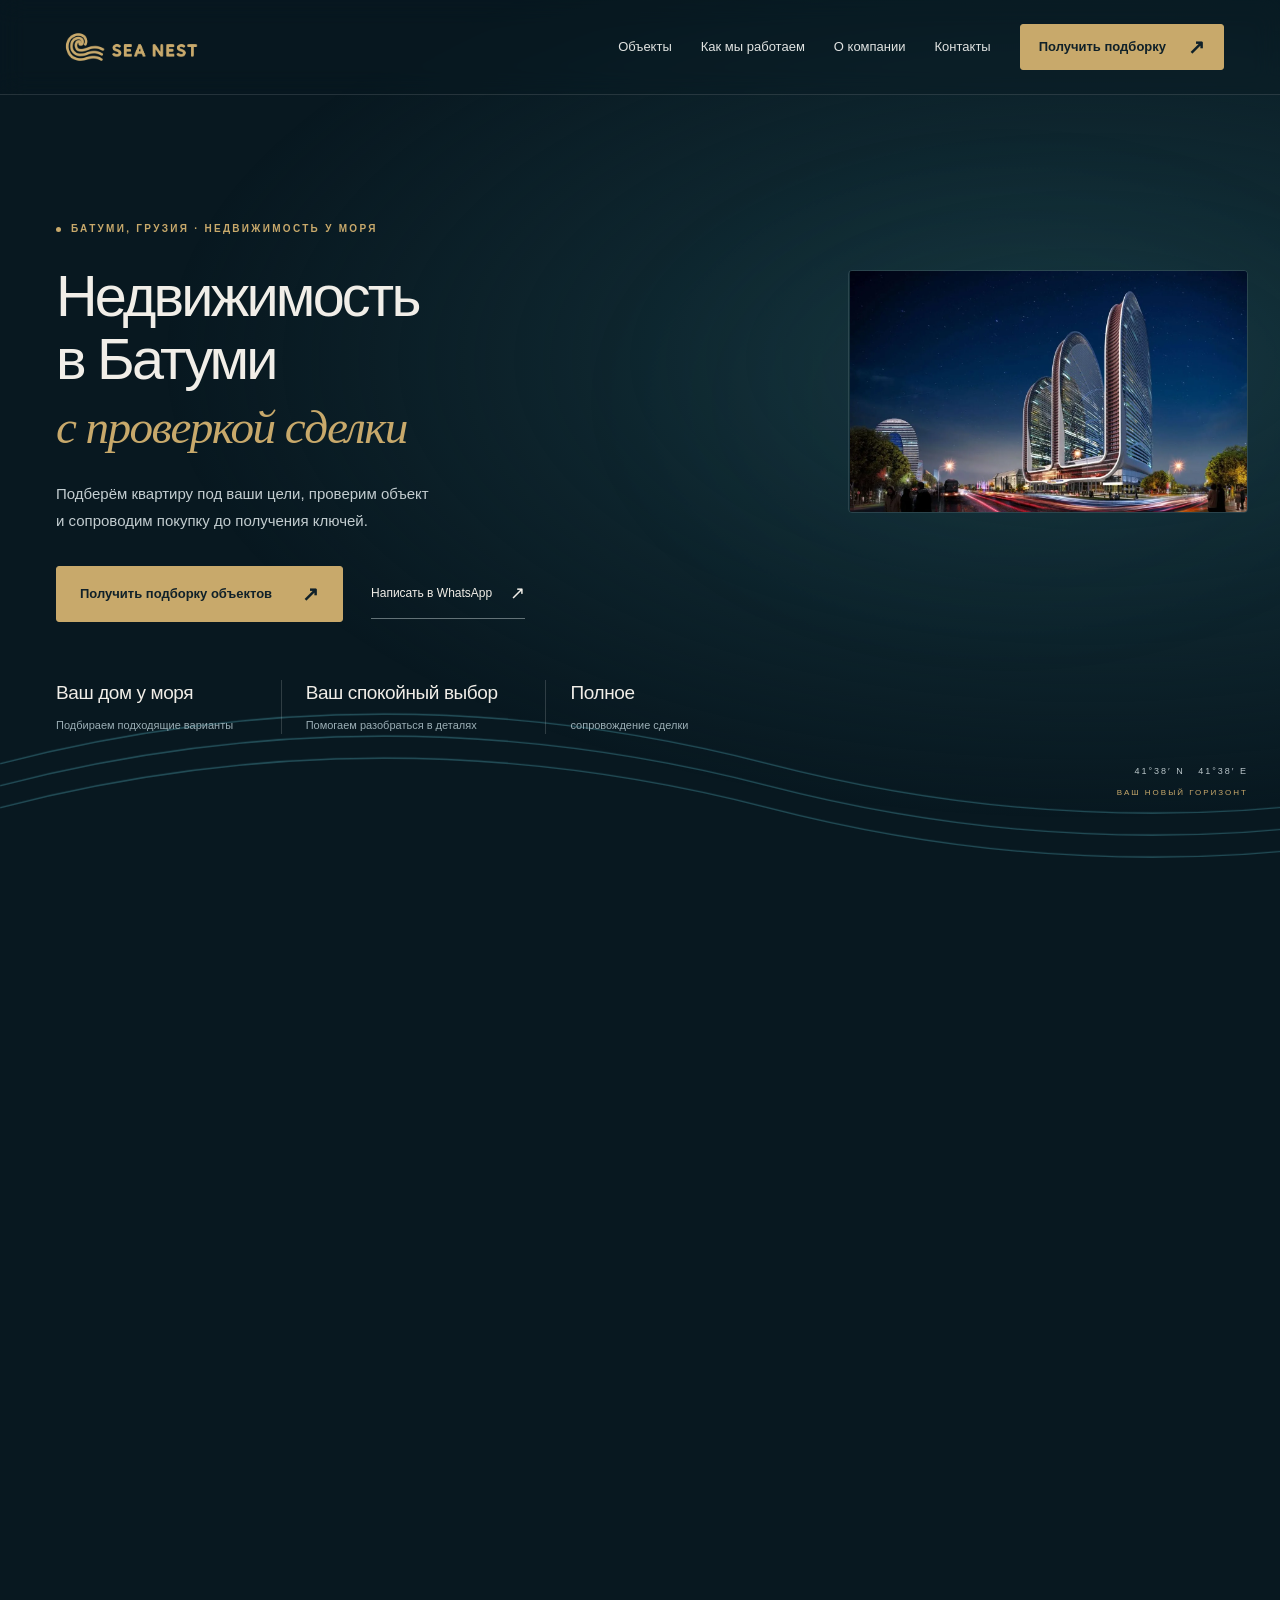
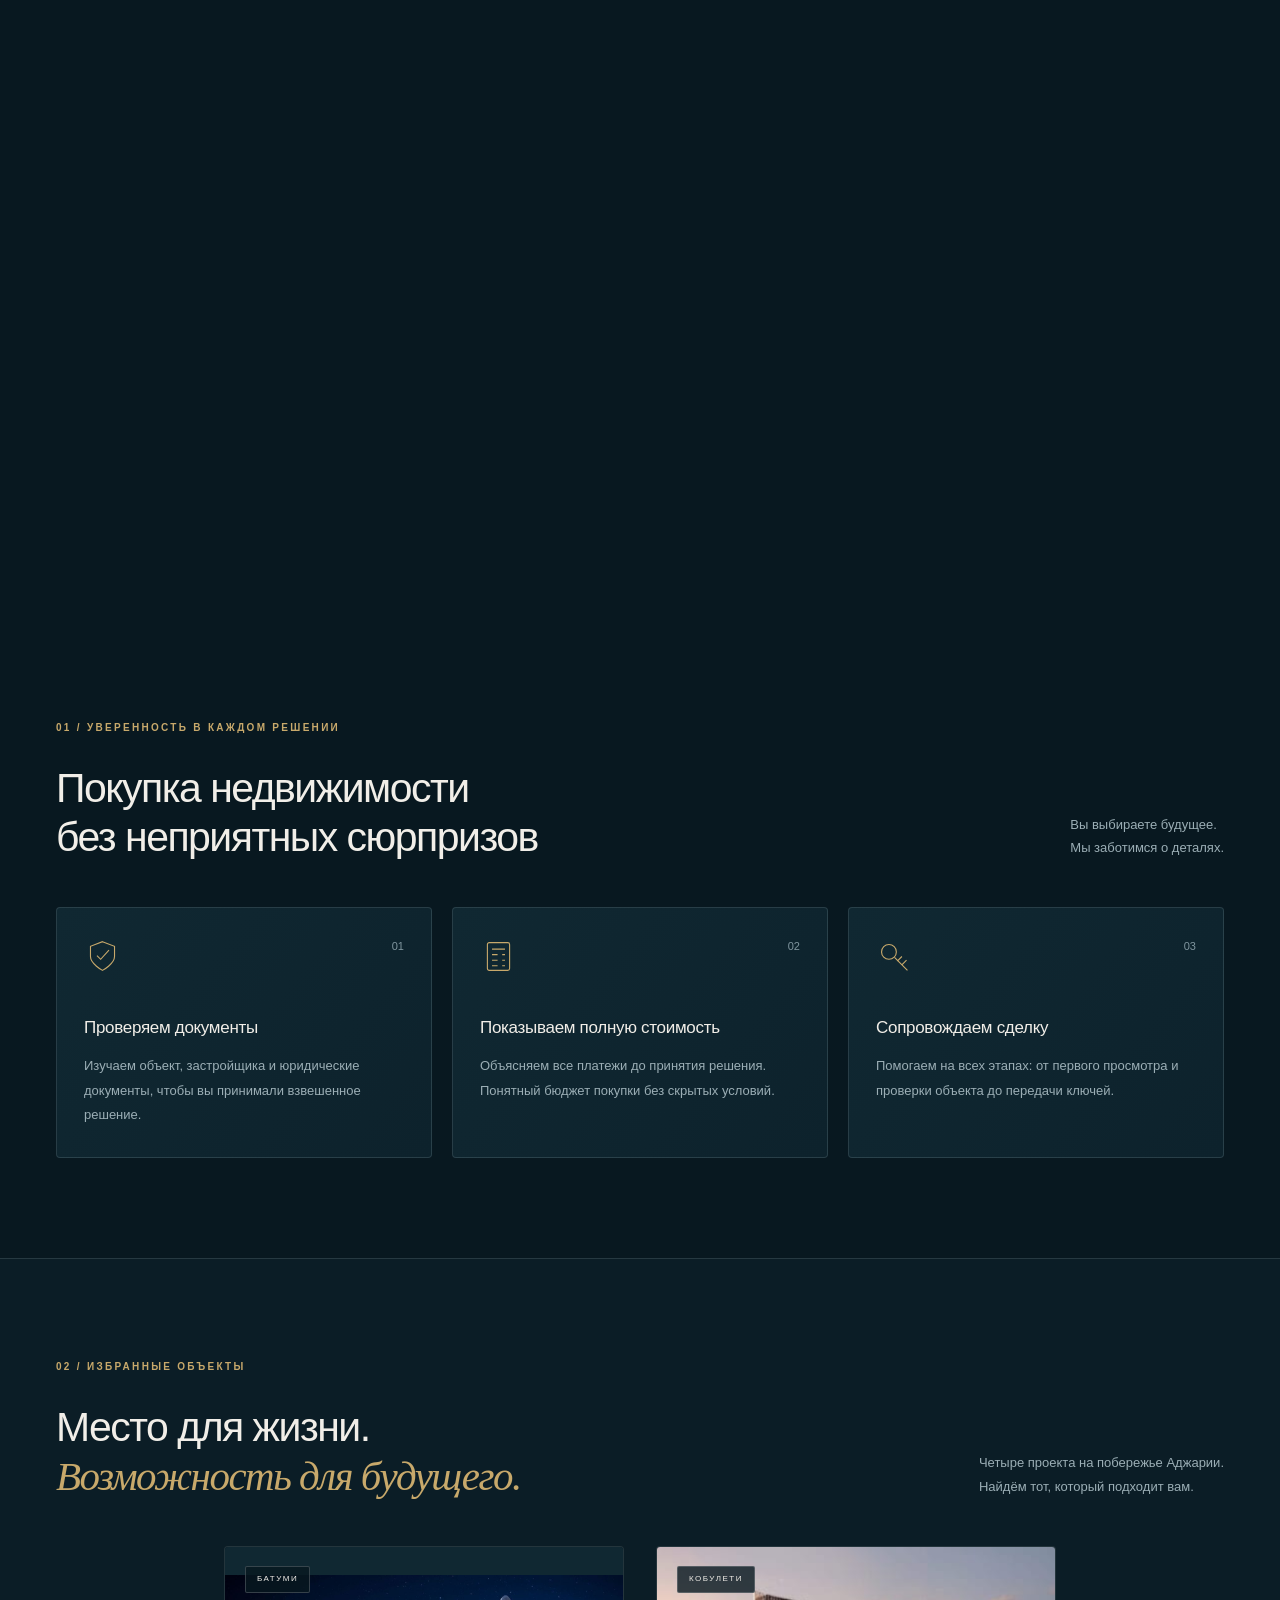
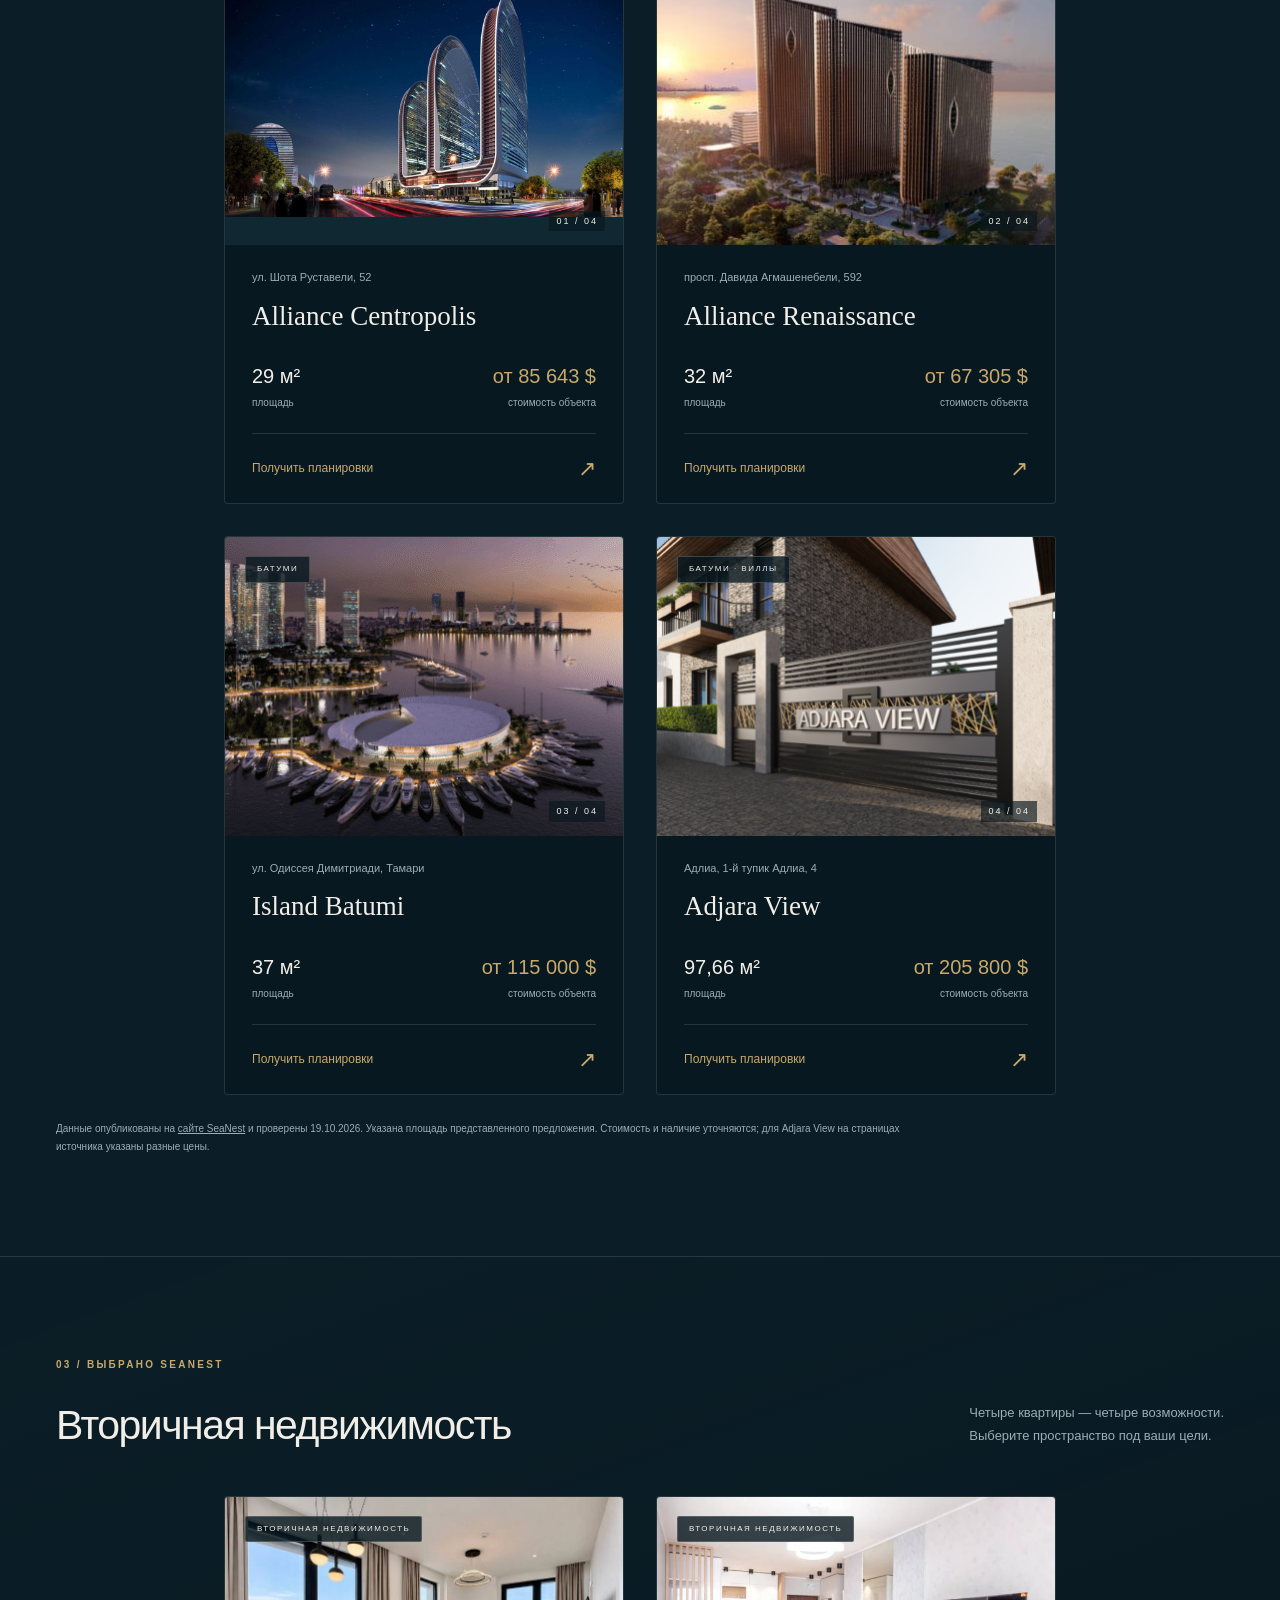
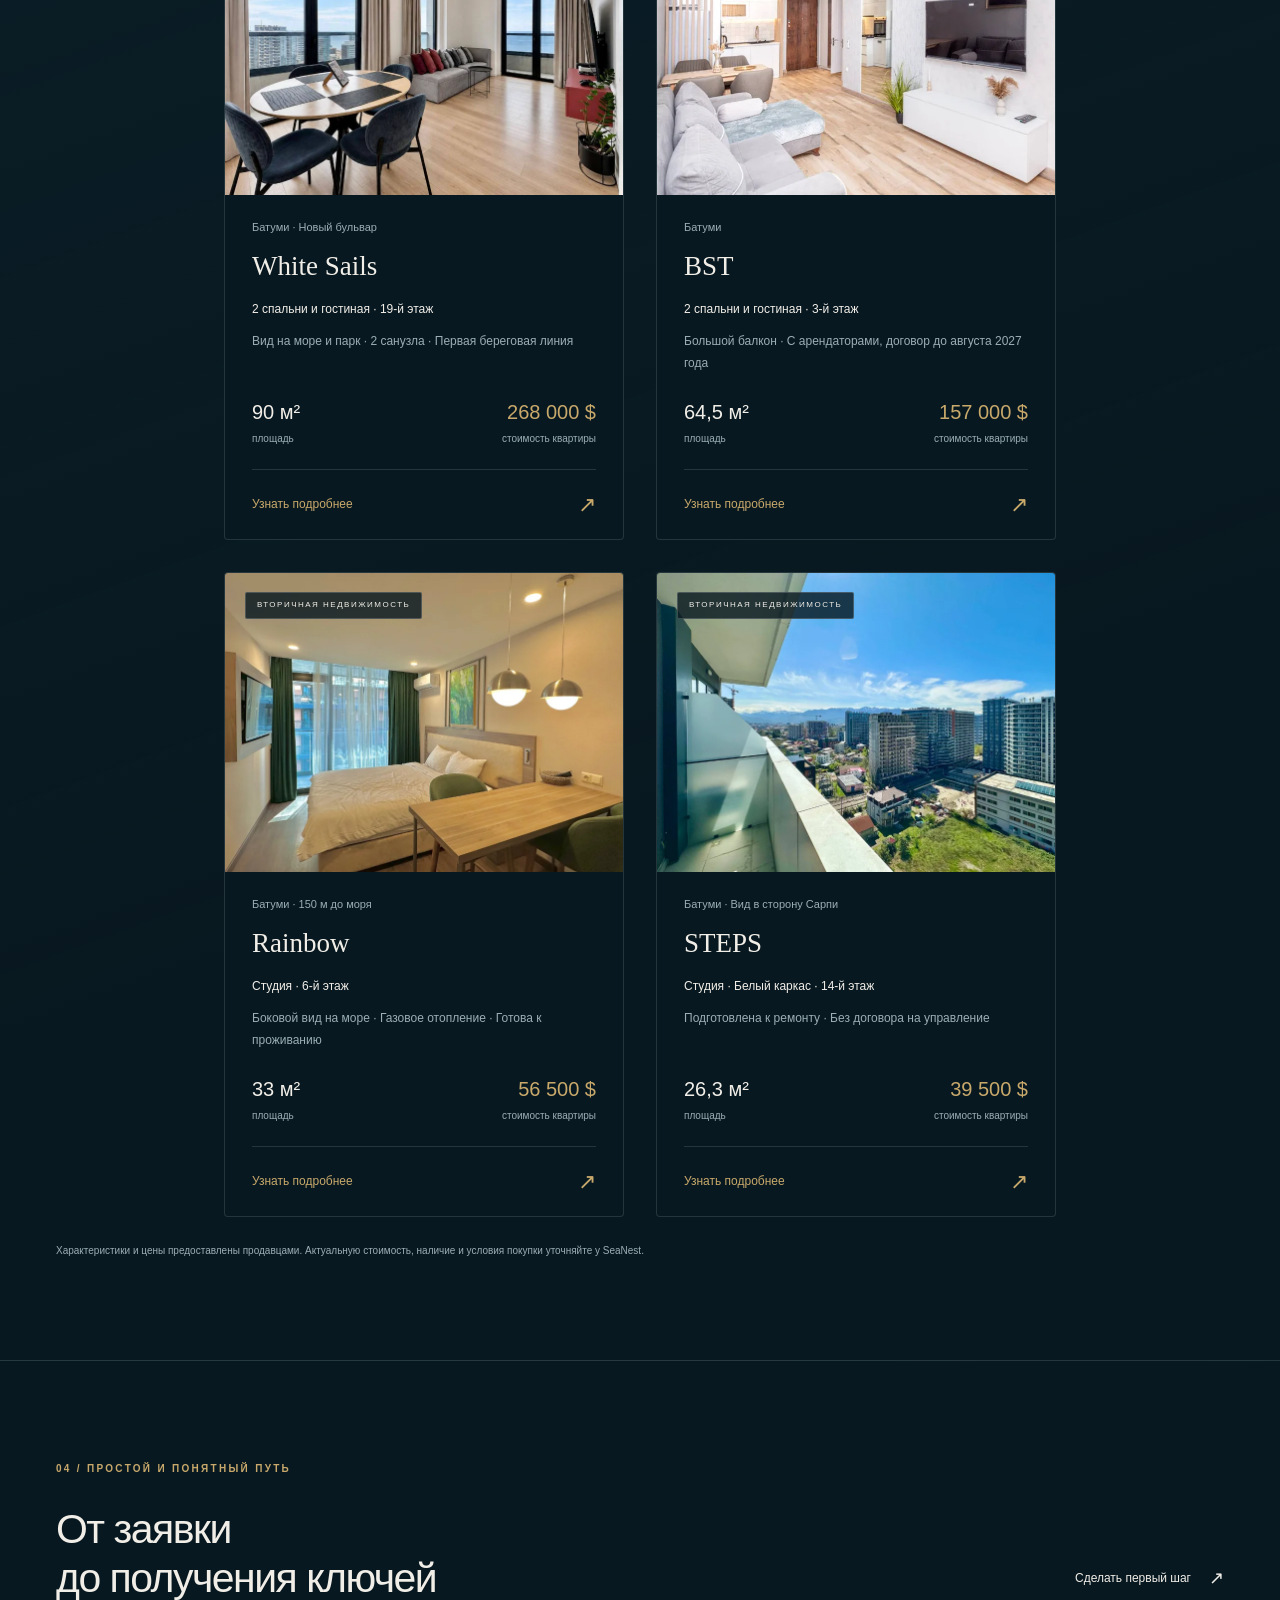
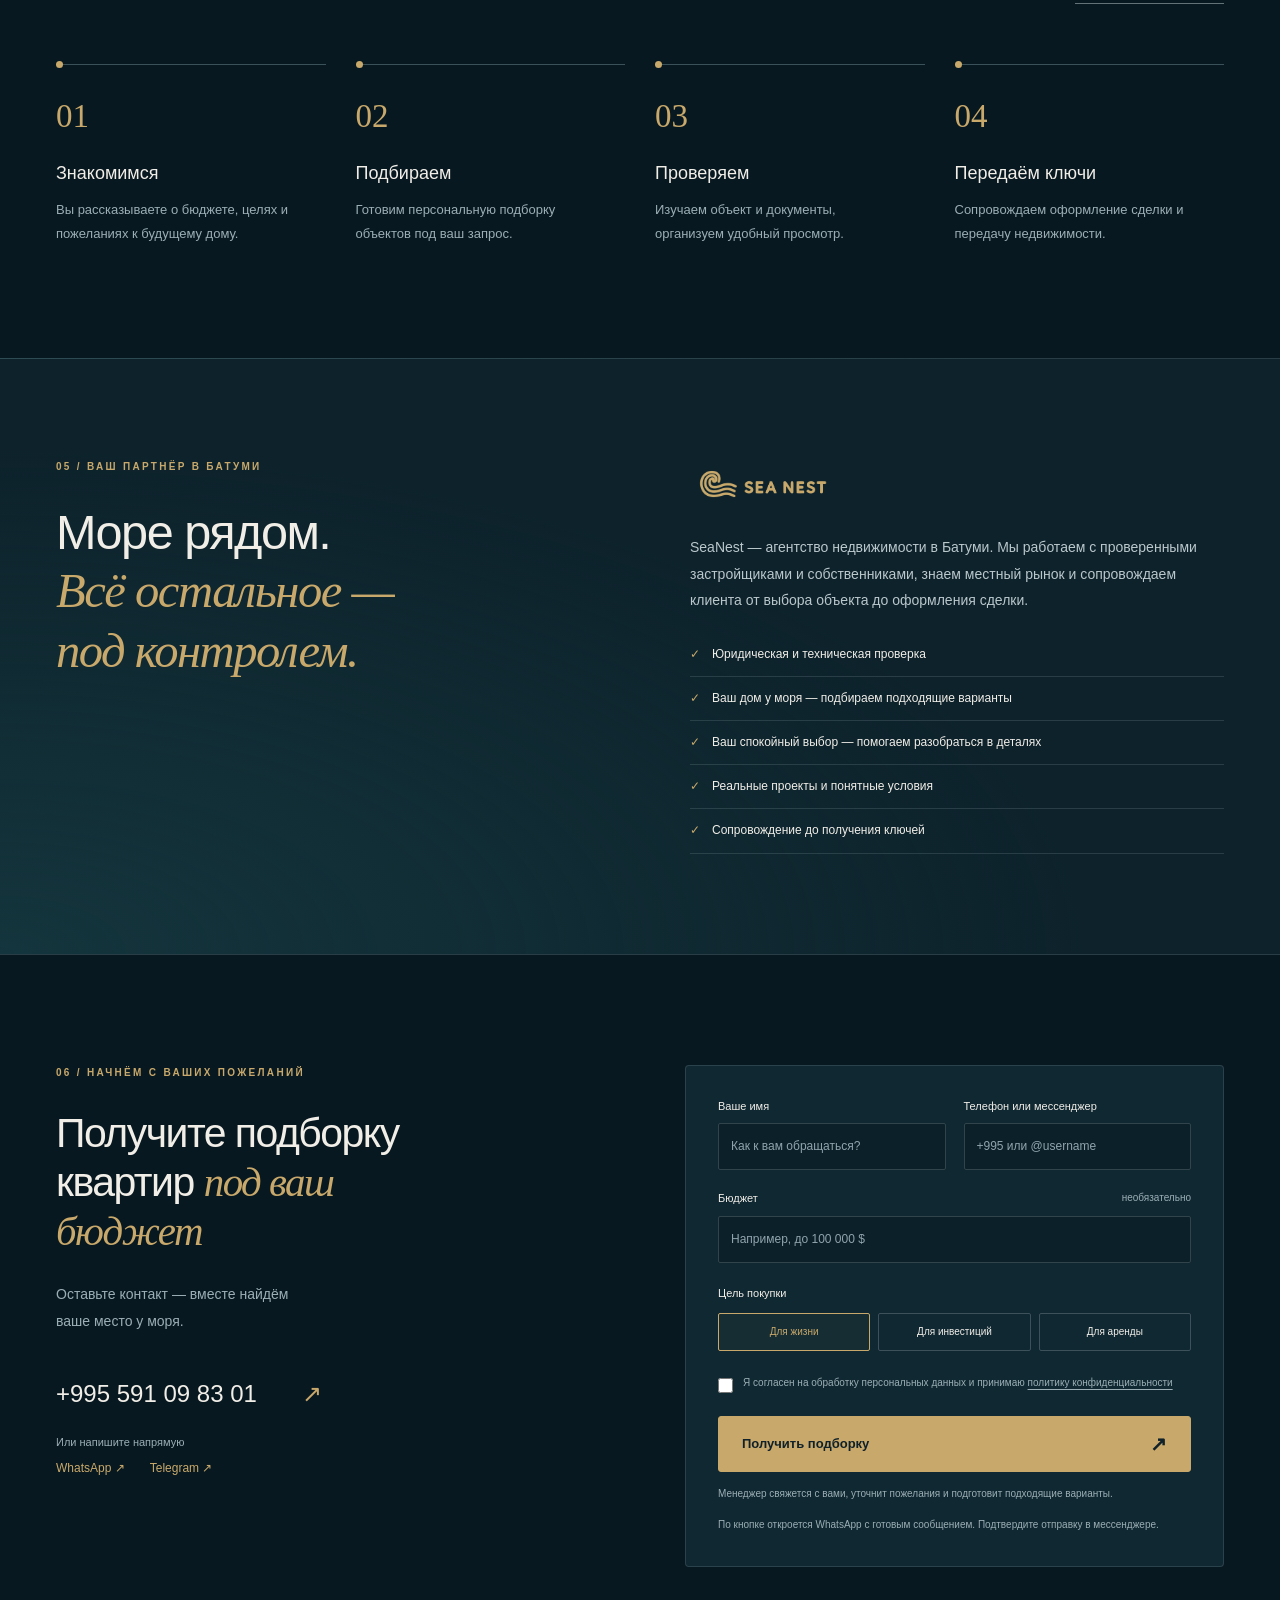
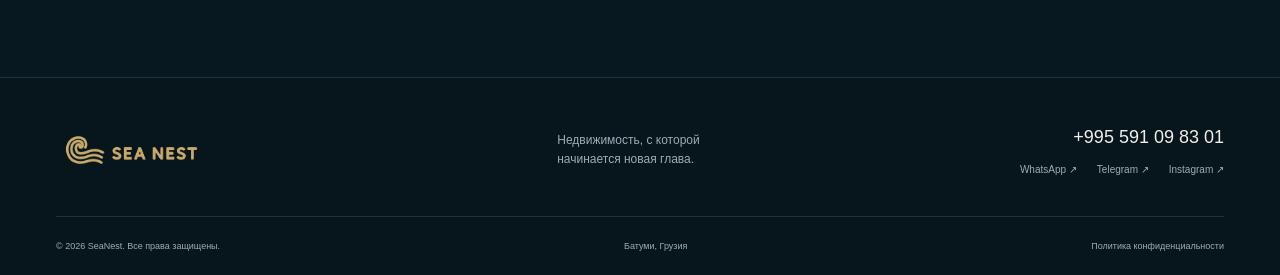
<file: index.html>
<!doctype html>
<html lang="ru">
<head>
<meta charset="utf-8"><meta name="viewport" content="width=device-width, initial-scale=1">
<title>SeaNest — недвижимость в Батуми с проверкой сделки</title>
<meta name="description" content="Персональный подбор недвижимости в Батуми. Проверка объекта и документов, прозрачная стоимость и сопровождение покупки до получения ключей.">
<meta property="og:title" content="SeaNest — ваш дом у моря"><meta property="og:description" content="Недвижимость в Батуми с проверкой сделки. Подберём квартиру для жизни и инвестиций."><meta property="og:type" content="website"><meta property="og:locale" content="ru_RU"><meta property="og:image" content="images/hero.webp">
<meta name="theme-color" content="#081820"><link rel="icon" type="image/svg+xml" href="images/logo.svg"><link rel="stylesheet" href="css/style.css"><script src="js/main.js" defer></script>
</head>
<body>
<a class="skip" href="#main">Перейти к содержанию</a>
<header class="header" id="header"><div class="container header-inner"><a class="brand" href="#" aria-label="SeaNest — на главную"><img src="images/logo.svg" width="181" height="52" alt="SeaNest"></a><button class="menu-toggle" type="button" aria-expanded="false" aria-controls="navigation" aria-label="Открыть меню"><span></span><span></span></button><nav id="navigation" aria-label="Основная навигация"><a href="#properties">Объекты</a><a href="#process">Как мы работаем</a><a href="#about">О компании</a><a href="#contacts">Контакты</a><a class="button button-small" href="#request">Получить подборку <span>↗</span></a></nav></div></header>
<main id="main">
<div class="hero-scroll-scene"><section class="hero"><img class="hero-image" src="images/hero.webp" alt="Современные башни Alliance Centropolis на побережье Батуми" fetchpriority="high"><div class="hero-shade"></div><div class="container hero-content"><p class="eyebrow"><span class="dot"></span> БАТУМИ, ГРУЗИЯ · НЕДВИЖИМОСТЬ У МОРЯ</p><h1>Недвижимость<br>в Батуми<br><em>с проверкой сделки</em></h1><p class="hero-description">Подберём квартиру под ваши цели, проверим объект<br class="desktop-break"> и сопроводим покупку до получения ключей.</p><div class="hero-actions"><a class="button" href="#request">Получить подборку объектов <span>↗</span></a><a class="text-link" href="https://wa.me/995591098301" target="_blank" rel="noopener">Написать в WhatsApp <span>↗</span></a></div><div class="hero-stats"><div><strong class="stat-text">Ваш дом у моря</strong><p>Подбираем подходящие варианты</p></div><div><strong class="stat-text">Ваш спокойный выбор</strong><p>Помогаем разобраться в деталях</p></div><div><strong class="stat-text">Полное</strong><p>сопровождение сделки</p></div></div></div><div class="hero-caption"><span>41°38′ N &nbsp; 41°38′ E</span><span>ВАШ НОВЫЙ ГОРИЗОНТ</span></div><svg class="waves" viewBox="0 0 2880 200" preserveAspectRatio="none" aria-hidden="true"><path d="M0 70C240 10 480 10 720 70S1200 130 1440 70S1920 10 2160 70S2640 130 2880 70M0 90C240 30 480 30 720 90S1200 150 1440 90S1920 30 2160 90S2640 150 2880 90M0 110C240 50 480 50 720 110S1200 170 1440 110S1920 50 2160 110S2640 170 2880 110"/></svg></section></div>
<section class="section benefits"><div class="container"><p class="eyebrow">01 / УВЕРЕННОСТЬ В КАЖДОМ РЕШЕНИИ</p><div class="section-heading"><h2>Покупка недвижимости<br>без неприятных сюрпризов</h2><p>Вы выбираете будущее.<br>Мы заботимся о деталях.</p></div><div class="benefit-grid"><article class="benefit"><svg viewBox="0 0 40 40" aria-hidden="true"><path d="M20 4 33 9v11c0 8-13 15-13 15S7 28 7 20V9Z"/><path d="m14 19 4 4 9-10"/></svg><span class="number">01</span><h3>Проверяем документы</h3><p>Изучаем объект, застройщика и юридические документы, чтобы вы принимали взвешенное решение.</p></article><article class="benefit"><svg viewBox="0 0 40 40" aria-hidden="true"><rect x="8" y="5" width="24" height="30" rx="2"/><path d="M13 12h14M13 18h6m5 0h3m-14 6h6m5 0h3m-14 6h6m5 0h3"/></svg><span class="number">02</span><h3>Показываем полную стоимость</h3><p>Объясняем все платежи до принятия решения. Понятный бюджет покупки без скрытых условий.</p></article><article class="benefit"><svg viewBox="0 0 40 40" aria-hidden="true"><circle cx="14" cy="15" r="8"/><path d="m20 21 14 14m-6-6 5-5m-10 1 5-5"/></svg><span class="number">03</span><h3>Сопровождаем сделку</h3><p>Помогаем на всех этапах: от первого просмотра и проверки объекта до передачи ключей.</p></article></div></div></section>
<section class="section properties" id="properties"><div class="container"><p class="eyebrow">02 / ИЗБРАННЫЕ ОБЪЕКТЫ</p><div class="section-heading"><h2>Место для жизни.<br><em>Возможность для будущего.</em></h2><p>Четыре проекта на побережье Аджарии.<br>Найдём тот, который подходит вам.</p></div><div class="property-grid">
<article class="property"><div class="property-picture"><img src="images/properties/centropolis.jpg" width="800" height="600" alt="Башни Alliance Centropolis в Батуми" loading="lazy"><span class="tag">БАТУМИ</span><span class="property-index">01 / 04</span></div><div class="property-body"><p class="location">ул. Шота Руставели, 52</p><h3>Alliance Centropolis</h3><div class="property-details"><span>29 м² <small>площадь</small></span><span>от 85 643 $ <small>стоимость объекта</small></span></div><a class="property-link" href="#request" data-property="Alliance Centropolis">Получить планировки <span>↗</span></a></div></article>
<article class="property"><div class="property-picture"><img src="images/properties/renaissance.jpg" width="400" height="300" alt="Архитектура комплекса Alliance Renaissance" loading="lazy"><span class="tag">КОБУЛЕТИ</span><span class="property-index">02 / 04</span></div><div class="property-body"><p class="location">просп. Давида Агмашенебели, 592</p><h3>Alliance Renaissance</h3><div class="property-details"><span>32 м² <small>площадь</small></span><span>от 67 305 $ <small>стоимость объекта</small></span></div><a class="property-link" href="#request" data-property="Alliance Renaissance">Получить планировки <span>↗</span></a></div></article>
<article class="property"><div class="property-picture"><img src="images/properties/island.png" width="400" height="300" alt="Проект Island Batumi у Чёрного моря" loading="lazy"><span class="tag">БАТУМИ</span><span class="property-index">03 / 04</span></div><div class="property-body"><p class="location">ул. Одиссея Димитриади, Тамари</p><h3>Island Batumi</h3><div class="property-details"><span>37 м² <small>площадь</small></span><span>от 115 000 $ <small>стоимость объекта</small></span></div><a class="property-link" href="#request" data-property="Island Batumi">Получить планировки <span>↗</span></a></div></article>
<article class="property"><div class="property-picture"><img src="images/properties/adjara.png" width="400" height="300" alt="Современные виллы Adjara View" loading="lazy"><span class="tag">БАТУМИ · ВИЛЛЫ</span><span class="property-index">04 / 04</span></div><div class="property-body"><p class="location">Адлиа, 1-й тупик Адлиа, 4</p><h3>Adjara View</h3><div class="property-details"><span>97,66 м² <small>площадь</small></span><span>от 205 800 $ <small>стоимость объекта</small></span></div><a class="property-link" href="#request" data-property="Adjara View">Получить планировки <span>↗</span></a></div></article>
</div><p class="source-note">Данные опубликованы на <a href="https://ge-seanest.com/" target="_blank" rel="noopener">сайте SeaNest</a> и проверены 19.10.2026. Указана площадь представленного предложения. Стоимость и наличие уточняются; для Adjara View на страницах источника указаны разные цены.</p></div></section>

<section class="section resale" id="resale" aria-labelledby="resale-heading">
  <div class="container">
    <p class="eyebrow">03 / ВЫБРАНО SEANEST</p>
    <div class="section-heading"><h2 id="resale-heading">Вторичная недвижимость</h2><p>Четыре квартиры — четыре возможности.<br>Выберите пространство под ваши цели.</p></div>
    <div class="resale-grid">
<article class="property resale-card">
  <div class="property-picture"><img src="images/resale/white-sails.webp" width="800" height="600" alt="Гостиная White Sails с панорамными окнами" loading="lazy" decoding="async"><span class="tag">ВТОРИЧНАЯ НЕДВИЖИМОСТЬ</span></div>
  <div class="property-body">
    <p class="location">Батуми · Новый бульвар</p>
    <h3>White Sails</h3>
    <p class="resale-layout">2 спальни и гостиная · 19-й этаж</p>
    <p class="resale-features">Вид на море и парк &#183; 2 санузла &#183; Первая береговая линия</p>
    <div class="property-details"><span>90 м²<small>площадь</small></span><span>268 000 $<small>стоимость квартиры</small></span></div>
    <a class="property-link" href="#request" data-property="White Sails — вторичная недвижимость, 90 м²">Узнать подробнее <span aria-hidden="true">↗</span></a>
  </div>
</article>
<article class="property resale-card">
  <div class="property-picture"><img src="images/resale/bst.webp" width="800" height="600" alt="Гостиная и кухня квартиры в BST" loading="lazy" decoding="async"><span class="tag">ВТОРИЧНАЯ НЕДВИЖИМОСТЬ</span></div>
  <div class="property-body">
    <p class="location">Батуми</p>
    <h3>BST</h3>
    <p class="resale-layout">2 спальни и гостиная · 3-й этаж</p>
    <p class="resale-features">Большой балкон &#183; С арендаторами, договор до августа 2027 года</p>
    <div class="property-details"><span>64,5 м²<small>площадь</small></span><span>157 000 $<small>стоимость квартиры</small></span></div>
    <a class="property-link" href="#request" data-property="BST — вторичная недвижимость, 64,5 м²">Узнать подробнее <span aria-hidden="true">↗</span></a>
  </div>
</article>
<article class="property resale-card">
  <div class="property-picture"><img src="images/resale/rainbow.webp" width="800" height="600" alt="Студия Rainbow с обеденной зоной и окном" loading="lazy" decoding="async"><span class="tag">ВТОРИЧНАЯ НЕДВИЖИМОСТЬ</span></div>
  <div class="property-body">
    <p class="location">Батуми · 150 м до моря</p>
    <h3>Rainbow</h3>
    <p class="resale-layout">Студия · 6-й этаж</p>
    <p class="resale-features">Боковой вид на море &#183; Газовое отопление &#183; Готова к проживанию</p>
    <div class="property-details"><span>33 м²<small>площадь</small></span><span>56 500 $<small>стоимость квартиры</small></span></div>
    <a class="property-link" href="#request" data-property="Rainbow — вторичная недвижимость, 33 м²">Узнать подробнее <span aria-hidden="true">↗</span></a>
  </div>
</article>
<article class="property resale-card">
  <div class="property-picture"><img src="images/resale/steps.webp" width="800" height="600" alt="Вид с балкона студии STEPS на город и горы" loading="lazy" decoding="async"><span class="tag">ВТОРИЧНАЯ НЕДВИЖИМОСТЬ</span></div>
  <div class="property-body">
    <p class="location">Батуми · Вид в сторону Сарпи</p>
    <h3>STEPS</h3>
    <p class="resale-layout">Студия · Белый каркас · 14-й этаж</p>
    <p class="resale-features">Подготовлена к ремонту &#183; Без договора на управление</p>
    <div class="property-details"><span>26,3 м²<small>площадь</small></span><span>39 500 $<small>стоимость квартиры</small></span></div>
    <a class="property-link" href="#request" data-property="STEPS — вторичная недвижимость, 26,3 м²">Узнать подробнее <span aria-hidden="true">↗</span></a>
  </div>
</article>
    </div>
    <p class="source-note">Характеристики и цены предоставлены продавцами. Актуальную стоимость, наличие и условия покупки уточняйте у SeaNest.</p>
  </div>
</section>
<section class="section process" id="process"><div class="container"><p class="eyebrow">04 / ПРОСТОЙ И ПОНЯТНЫЙ ПУТЬ</p><div class="section-heading"><h2>От заявки<br>до получения ключей</h2><a class="text-link" href="#request">Сделать первый шаг <span>↗</span></a></div><ol class="steps"><li><span>01</span><h3>Знакомимся</h3><p>Вы рассказываете о бюджете, целях и пожеланиях к будущему дому.</p></li><li><span>02</span><h3>Подбираем</h3><p>Готовим персональную подборку объектов под ваш запрос.</p></li><li><span>03</span><h3>Проверяем</h3><p>Изучаем объект и документы, организуем удобный просмотр.</p></li><li><span>04</span><h3>Передаём ключи</h3><p>Сопровождаем оформление сделки и передачу недвижимости.</p></li></ol></div></section>
<section class="section about" id="about"><div class="container about-grid"><div><p class="eyebrow">05 / ВАШ ПАРТНЁР В БАТУМИ</p><h2>Море рядом.<br><em>Всё остальное —<br>под контролем.</em></h2></div><div class="about-copy"><img class="about-logo" src="images/logo.svg" width="175" height="50" alt="SeaNest" loading="lazy"><p>SeaNest — агентство недвижимости в Батуми. Мы работаем с проверенными застройщиками и собственниками, знаем местный рынок и сопровождаем клиента от выбора объекта до оформления сделки.</p><ul class="trust-list"><li>Юридическая и техническая проверка</li><li>Ваш дом у моря — подбираем подходящие варианты</li><li>Ваш спокойный выбор — помогаем разобраться в деталях</li><li>Реальные проекты и понятные условия</li><li>Сопровождение до получения ключей</li></ul></div></div></section>
<section class="section request" id="request"><div class="container request-grid"><div><p class="eyebrow">06 / НАЧНЁМ С ВАШИХ ПОЖЕЛАНИЙ</p><h2>Получите подборку<br>квартир <em>под ваш<br> бюджет</em></h2><p class="request-description">Оставьте контакт — вместе найдём<br>ваше место у моря.</p><a class="request-phone" href="tel:+995591098301">+995 591 09 83 01 <span>↗</span></a><p class="muted">Или напишите напрямую</p><div class="contact-links"><a href="https://wa.me/995591098301" target="_blank" rel="noopener">WhatsApp ↗</a><a href="https://t.me/SeaNest_Batumi" target="_blank" rel="noopener">Telegram ↗</a></div></div><form id="request-form"><div class="field-grid"><label>Ваше имя <input name="name" autocomplete="given-name" placeholder="Как к вам обращаться?" required minlength="2" maxlength="80"></label><label>Телефон или мессенджер <input name="contact" autocomplete="tel" placeholder="+995 или @username" required minlength="5" maxlength="100"></label></div><label>Бюджет <span class="optional">необязательно</span><input name="budget" placeholder="Например, до 100 000 $" maxlength="100"></label><fieldset><legend>Цель покупки</legend><div class="purpose-options"><label><input type="radio" name="purpose" value="Для жизни" checked><span>Для жизни</span></label><label><input type="radio" name="purpose" value="Для инвестиций"><span>Для инвестиций</span></label><label><input type="radio" name="purpose" value="Для аренды"><span>Для аренды</span></label></div></fieldset><input type="hidden" name="property"><p id="selected-property" class="selection" hidden></p><label class="consent"><input type="checkbox" name="consent" required><span>Я согласен на обработку персональных данных и принимаю <a href="privacy.html" target="_blank" rel="noopener">политику конфиденциальности</a></span></label><button class="button form-button" type="submit">Получить подборку <span>↗</span></button><p class="form-note">Менеджер свяжется с вами, уточнит пожелания и подготовит подходящие варианты.</p><p class="form-note">По кнопке откроется WhatsApp с готовым сообщением. Подтвердите отправку в мессенджере.</p><noscript><p>Для работы формы включите JavaScript или свяжитесь с нами по телефону.</p></noscript></form></div></section>
</main><footer id="contacts"><div class="container"><div class="footer-top"><a href="#" aria-label="SeaNest — наверх"><img src="images/logo.svg" width="181" height="52" alt="SeaNest" loading="lazy"></a><p>Недвижимость, с которой<br>начинается новая глава.</p><div class="footer-contacts"><a href="tel:+995591098301">+995 591 09 83 01</a><div><a href="https://wa.me/995591098301" target="_blank" rel="noopener">WhatsApp ↗</a><a href="https://t.me/SeaNest_Batumi" target="_blank" rel="noopener">Telegram ↗</a><a href="https://www.instagram.com/real_estate_batumi_sea_nest/" target="_blank" rel="noopener">Instagram ↗</a></div></div></div><div class="footer-bottom"><span>© <span id="year">2026</span> SeaNest. Все права защищены.</span><span>Батуми, Грузия</span><a href="privacy.html">Политика конфиденциальности</a></div></div></footer>
</body></html>
</file>
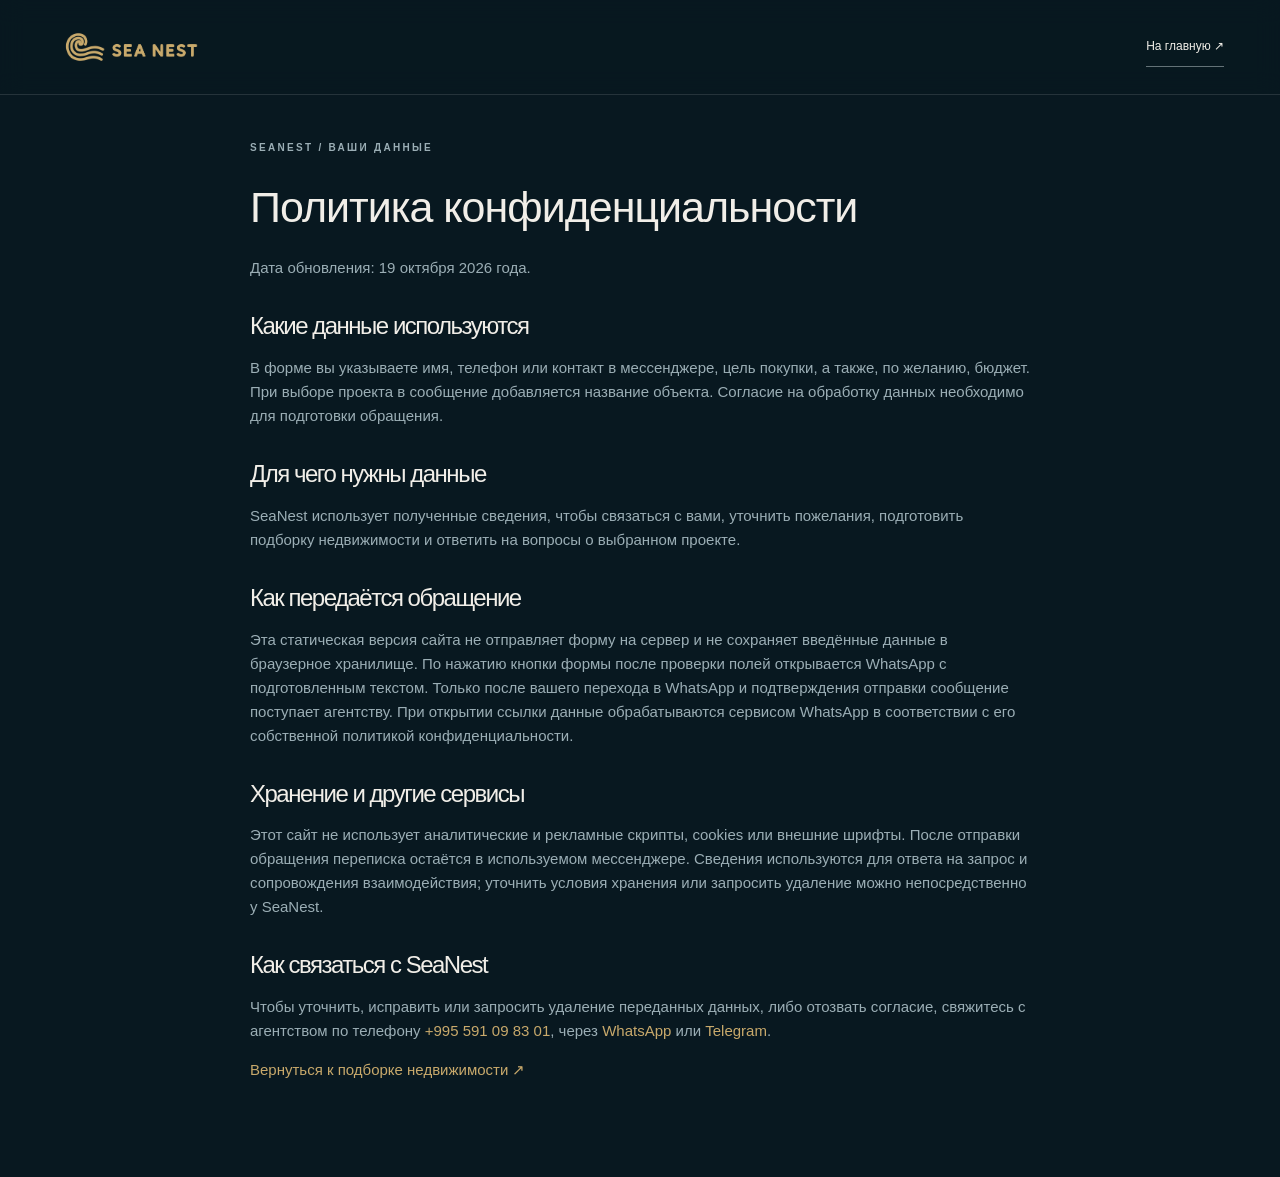
<file: privacy.html>
<!doctype html>
<html lang="ru"><head><meta charset="utf-8"><meta name="viewport" content="width=device-width, initial-scale=1"><title>Политика конфиденциальности — SeaNest</title><meta name="description" content="Какие данные использует SeaNest для персонального подбора недвижимости и как связаться с агентством."><meta name="theme-color" content="#081820"><link rel="icon" href="images/logo.svg" type="image/svg+xml"><link rel="stylesheet" href="css/style.css"></head><body><header class="header scrolled"><div class="container header-inner"><a href="index.html" aria-label="На главную SeaNest"><img src="images/logo.svg" width="181" height="52" alt="SeaNest"></a><a class="text-link" href="index.html">На главную ↗</a></div></header><main class="container privacy"><p class="eyebrow">SEANEST / ВАШИ ДАННЫЕ</p><h1>Политика конфиденциальности</h1><p>Дата обновления: 19 октября 2026 года.</p><h2>Какие данные используются</h2><p>В форме вы указываете имя, телефон или контакт в мессенджере, цель покупки, а также, по желанию, бюджет. При выборе проекта в сообщение добавляется название объекта. Согласие на обработку данных необходимо для подготовки обращения.</p><h2>Для чего нужны данные</h2><p>SeaNest использует полученные сведения, чтобы связаться с вами, уточнить пожелания, подготовить подборку недвижимости и ответить на вопросы о выбранном проекте.</p><h2>Как передаётся обращение</h2><p>Эта статическая версия сайта не отправляет форму на сервер и не сохраняет введённые данные в браузерное хранилище. По нажатию кнопки формы после проверки полей открывается WhatsApp с подготовленным текстом. Только после вашего перехода в WhatsApp и подтверждения отправки сообщение поступает агентству. При открытии ссылки данные обрабатываются сервисом WhatsApp в соответствии с его собственной политикой конфиденциальности.</p><h2>Хранение и другие сервисы</h2><p>Этот сайт не использует аналитические и рекламные скрипты, cookies или внешние шрифты. После отправки обращения переписка остаётся в используемом мессенджере. Сведения используются для ответа на запрос и сопровождения взаимодействия; уточнить условия хранения или запросить удаление можно непосредственно у SeaNest.</p><h2>Как связаться с SeaNest</h2><p>Чтобы уточнить, исправить или запросить удаление переданных данных, либо отозвать согласие, свяжитесь с агентством по телефону <a href="tel:+995591098301">+995 591 09 83 01</a>, через <a href="https://wa.me/995591098301" target="_blank" rel="noopener">WhatsApp</a> или <a href="https://t.me/SeaNest_Batumi" target="_blank" rel="noopener">Telegram</a>.</p><p><a href="index.html#request">Вернуться к подборке недвижимости ↗</a></p></main></body></html>
</file>
<file: css/style.css>
:root {
  --bg:#081820;
  --card:#102832;
  --text:#f1eee8;
  --muted:#9baeb5;
  --sand:#c8a96b;
  --sea:#3f8490;
  --line:rgba(155,174,181,.19)
}
* {
  box-sizing:border-box
}
html {
  scroll-behavior:smooth;
  scroll-padding-top:100px
}
body {
  margin:0;
  background:var(--bg);
  color:var(--text);
  font-family:Arial,Helvetica,sans-serif;
  font-size:15px;
  line-height:1.6
}
a {
  color:inherit;
  text-decoration:none
}
button,input {
  font:inherit
}
button,a,input {
  -webkit-tap-highlight-color:transparent
}
a,button {
  touch-action:manipulation
}
img {
  max-width:100%;
  display:block
}
button {
  cursor:pointer
}
a:focus-visible,button:focus-visible,input:focus-visible {
  outline:2px solid var(--sand);
  outline-offset:5px
}
.container {
  width:min(1240px,calc(100% - 112px));
  margin:auto
}
.header {
  position:fixed;
  top:0;
  left:0;
  width:100%;
  z-index:20;
  border-bottom:1px solid rgba(255,255,255,.12);
  background:rgba(8,24,32,.24);
  transition:background .3s;
  backdrop-filter:blur(12px)
}
.header.scrolled {
  background:rgba(8,24,32,.96)
}
.header-inner {
  height:94px;
  display:flex;
  align-items:center;
  justify-content:space-between;
  gap:30px
}
.brand {
  flex-shrink:0
}
nav {
  display:flex;
  align-items:center;
  gap:29px;
  font-size:13px
}
nav>a:not(.button) {
  color:#e1e4e2
}
nav>a:hover,.text-link:hover {
  color:var(--sand)
}
.button {
  display:inline-flex;
  align-items:center;
  justify-content:space-between;
  gap:30px;
  background:var(--sand);
  color:#102129;
  padding:17px 23px;
  border:1px solid var(--sand);
  border-radius:3px;
  font-size:13px;
  font-weight:600;
  line-height:1.5;
  transition:background .2s,transform .2s
}
.button:hover {
  background:#ddc28e;
  transform:translateY(-2px)
}
.button span {
  font-size:20px;
  line-height:1
}
.button-small {
  padding:12px 18px;
  gap:22px
}
.menu-toggle {
  display:none
}
.hero {
  position:relative;
  min-height:850px;
  height:min(940px,100svh);
  overflow:hidden;
  display:flex;
  align-items:center
}
.hero-image {
  position:absolute;
  inset:0;
  width:100%;
  height:100%;
  object-fit:cover;
  object-position:65% 48%;
  animation:appear 1s ease both
}
.hero-shade {
  position:absolute;
  inset:0;
  background:linear-gradient(90deg,rgba(8,24,32,.96) 0%,rgba(8,24,32,.83) 32%,rgba(8,24,32,.21) 75%),linear-gradient(0deg,#081820 0%,transparent 48%,rgba(8,24,32,.2))
}
.hero-content {
  position:relative;
  z-index:2;
  padding-top:115px;
  padding-bottom:80px;
  animation:appear 1s ease both
}
.eyebrow {
  font-size:10px;
  letter-spacing:2.3px;
  font-weight:600;
  color:var(--sand);
  margin:0 0 28px;
  display:flex;
  align-items:center;
  gap:10px
}
.dot {
  width:5px;
  height:5px;
  background:var(--sand);
  border-radius:50%
}
h1,h2,h3,p {
  margin-top:0
}
h1 {
  font-size:clamp(46px,4.9vw,72px);
  font-weight:400;
  letter-spacing:-2.8px;
  line-height:1.1;
  margin-bottom:25px
}
em {
  font-family:Georgia,'Times New Roman',serif;
  font-weight:400;
  color:var(--sand)
}
h1 em {
  font-size:.82em;
  letter-spacing:-1.6px;
  white-space:nowrap
}
.hero-description {
  font-size:15px;
  color:#c3cdd0;
  line-height:1.8;
  max-width:480px
}
.hero-actions {
  display:flex;
  align-items:center;
  gap:28px;
  margin-top:32px
}
.text-link {
  font-size:12px;
  display:inline-flex;
  align-items:center;
  gap:18px;
  border-bottom:1px solid #637277;
  padding:10px 0
}
.text-link span {
  font-size:18px
}
.hero-stats {
  display:flex;
  gap:48px;
  margin-top:58px
}
.hero-stats>div+div {
  border-left:1px solid rgba(255,255,255,.16);
  padding-left:36px
}
.hero-stats strong {
  font-size:34px;
  font-weight:400;
  letter-spacing:-1px;
  line-height:1.3
}
.hero-stats strong span {
  color:var(--sand);
  font-size:23px
}
.hero-stats .stat-text {
  font-size:25px;
  line-height:1.75
}
.hero-stats p {
  font-size:10px;
  color:var(--muted);
  margin:5px 0 0
}
.hero-caption {
  position:absolute;
  right:56px;
  bottom:68px;
  display:flex;
  flex-direction:column;
  align-items:flex-end;
  gap:9px;
  font-size:9px;
  letter-spacing:2px;
  color:#b8c4c8
}
.hero-caption span+span {
  font-size:8px;
  color:var(--sand)
}
.waves {
  position:absolute;
  bottom:0;
  width:100%;
  height:140px;
  fill:none;
  stroke:var(--sea);
  stroke-width:.5;
  opacity:.25;
  pointer-events:none
}
.section {
  padding:100px 0
}
.section-heading {
  display:flex;
  justify-content:space-between;
  align-items:flex-end;
  gap:35px;
  margin-bottom:45px
}
h2 {
  font-weight:400;
  font-size:clamp(32px,3.2vw,46px);
  letter-spacing:-1.5px;
  line-height:1.2;
  margin-bottom:0
}
.section-heading>p {
  color:var(--muted);
  font-size:13px;
  line-height:1.8;
  margin:0 0 3px
}
.benefits {
  padding-top:70px
}
.benefit-grid {
  display:grid;
  grid-template-columns:repeat(3,1fr);
  gap:20px
}
.benefit {
  padding:30px 27px;
  background:linear-gradient(130deg,var(--card),#0d222c);
  border:1px solid var(--line);
  border-radius:4px;
  position:relative
}
.benefit svg {
  width:37px;
  height:37px;
  fill:none;
  stroke:var(--sand);
  stroke-width:1.2;
  margin-bottom:32px
}
.number {
  position:absolute;
  top:30px;
  right:27px;
  color:#80969f;
  font-size:11px
}
.benefit h3 {
  font-size:17px;
  font-weight:400;
  margin-bottom:13px;
  letter-spacing:-.3px
}
.benefit p {
  font-size:13px;
  color:var(--muted);
  margin:0;
  line-height:1.85
}
.properties {
  background:#0b1d26;
  border-top:1px solid var(--line);
  border-bottom:1px solid var(--line)
}
.property-grid {
  display:grid;
  grid-template-columns:repeat(2,1fr);
  gap:32px
}
.property {
  background:var(--bg);
  border:1px solid var(--line);
  border-radius:4px;
  overflow:hidden
}
.property-picture {
  position:relative;
  aspect-ratio:1.8;
  overflow:hidden
}
.property-picture img {
  width:100%;
  height:100%;
  object-fit:cover;
  transition:transform .6s
}
.tag {
  position:absolute;
  top:19px;
  left:20px;
  letter-spacing:1.5px;
  font-size:8px;
  background:rgba(8,24,32,.8);
  padding:6px 11px;
  border:1px solid #ffffff30;
  border-radius:2px
}
.property-index {
  position:absolute;
  right:18px;
  bottom:14px;
  font-size:9px;
  letter-spacing:2px;
  background:#081820a6;
  padding:3px 7px
}
.property-body {
  padding:24px 27px 0
}
.location {
  font-size:11px;
  color:var(--muted);
  margin-bottom:8px
}
.property h3 {
  font-family:Georgia,serif;
  font-size:27px;
  font-weight:400;
  margin-bottom:22px
}
.property-details {
  display:flex;
  justify-content:space-between;
  gap:15px;
  padding-bottom:22px;
  font-size:20px
}
.property-details>span:last-child {
  text-align:right;
  color:var(--sand)
}
.property-details small {
  display:block;
  font-size:10px;
  color:var(--muted);
  margin-top:3px
}
.property-link {
  display:flex;
  align-items:center;
  justify-content:space-between;
  border-top:1px solid var(--line);
  padding:17px 0;
  color:var(--sand);
  font-size:12px
}
.property-link span {
  font-size:22px
}
.property-link:hover {
  color:var(--text)
}
.source-note {
  font-size:10px;
  color:var(--muted);
  max-width:870px;
  line-height:1.8;
  margin:25px 0 0
}
.source-note a {
  text-decoration:underline
}
.steps {
  padding:0;
  margin:60px 0 0;
  list-style:none;
  display:grid;
  grid-template-columns:repeat(4,1fr);
  gap:30px
}
.steps li {
  position:relative;
  border-top:1px solid #3a5159;
  padding-top:25px
}
.steps li:before {
  position:absolute;
  content:'';
  top:-4px;
  left:0;
  width:7px;
  height:7px;
  border-radius:50%;
  background:var(--sand)
}
.steps span {
  color:var(--sand);
  font-family:Georgia,serif;
  font-size:33px
}
.steps h3 {
  font-weight:400;
  font-size:18px;
  margin:17px 0 10px
}
.steps p {
  font-size:13px;
  color:var(--muted);
  line-height:1.8;
  max-width:240px
}
.about {
  background:radial-gradient(ellipse at 0 100%,#14353d 0,transparent 60%),#0d222b;
  border-block:1px solid var(--line)
}
.about-grid {
  display:grid;
  grid-template-columns:1fr 1fr;
  gap:100px
}
.about h2 {
  font-size:clamp(38px,3.8vw,55px)
}
.about-logo {
  margin-bottom:25px
}
.about-copy>p {
  font-size:14px;
  color:#bac7cb;
  line-height:1.9
}
.trust-list {
  list-style:none;
  padding:5px 0 0;
  margin:0
}
.trust-list li {
  font-size:12px;
  padding:12px 0;
  border-bottom:1px solid var(--line)
}
.trust-list li:before {
  content:'✓';
  color:var(--sand);
  margin-right:12px
}
.request {
  padding:110px 0
}
.request-grid {
  display:grid;
  grid-template-columns:1fr 1fr;
  gap:90px
}
.request-description {
  color:var(--muted);
  font-size:14px;
  line-height:1.9;
  margin-top:25px
}
.request-phone {
  display:inline-flex;
  gap:45px;
  font-size:24px;
  margin-top:27px
}
.request-phone span {
  color:var(--sand)
}
.muted {
  font-size:11px;
  color:var(--muted);
  margin:20px 0 8px
}
.contact-links {
  display:flex;
  gap:25px;
  color:var(--sand);
  font-size:12px
}
form {
  padding:32px;
  background:var(--card);
  border:1px solid var(--line);
  border-radius:4px
}
form label,legend {
  font-size:11px;
  color:var(--text)
}
.field-grid {
  display:grid;
  grid-template-columns:1fr 1fr;
  gap:18px
}
form>label {
  display:block;
  margin-top:20px
}
input:not([type=checkbox],[type=radio],[type=hidden]) {
  display:block;
  background:#0b2029;
  border:1px solid #31444c;
  border-radius:2px;
  color:var(--text);
  padding:13px 12px;
  width:100%;
  font-size:12px;
  margin-top:8px;
  min-width:0
}
input::placeholder {
  color:#91a4ad;
  opacity:1
}
.optional {
  color:var(--muted);
  float:right;
  font-size:10px
}
fieldset {
  border:0;
  margin:22px 0 0;
  padding:0;
  min-width:0
}
legend {
  padding:0;
  margin-bottom:10px
}
.purpose-options {
  display:flex;
  gap:8px
}
.purpose-options label {
  flex:1;
  position:relative
}
.purpose-options input {
  position:absolute;
  opacity:0;
  width:1px;
  height:1px
}
.purpose-options span {
  display:block;
  text-align:center;
  padding:10px 5px;
  border:1px solid #3d515a;
  border-radius:2px;
  font-size:10px;
  cursor:pointer
}
.purpose-options input:checked+span {
  border-color:var(--sand);
  color:var(--sand);
  background:#c8a96b0a
}
.purpose-options input:focus-visible+span {
  outline:2px solid var(--sand);
  outline-offset:3px
}
.consent {
  display:flex;
  align-items:flex-start;
  gap:10px;
  color:var(--muted);
  font-size:10px;
  margin-top:24px
}
.consent input {
  accent-color:var(--sand);
  margin:3px 0 0;
  flex-shrink:0;
  width:15px;
  height:15px
}
.consent a {
  text-decoration:underline;
  text-underline-offset:3px
}
.form-button {
  width:100%;
  margin-top:23px
}
.form-note {
  font-size:10px;
  color:var(--muted);
  line-height:1.8;
  margin:13px 0 0
}
.selection {
  color:var(--sand);
  font-size:12px;
  margin:18px 0 0
}
footer {
  border-top:1px solid var(--line);
  padding:45px 0 22px;
  background:#07151c
}
.footer-top {
  display:flex;
  justify-content:space-between;
  align-items:center;
  gap:35px;
  padding-bottom:38px
}
.footer-top>p {
  color:var(--muted);
  font-size:12px;
  margin:0
}
.footer-contacts {
  text-align:right
}
.footer-contacts>a {
  font-size:18px
}
.footer-contacts>div {
  display:flex;
  gap:20px;
  font-size:10px;
  color:var(--muted);
  margin-top:10px
}
.footer-bottom {
  padding-top:22px;
  border-top:1px solid var(--line);
  display:flex;
  justify-content:space-between;
  gap:20px;
  font-size:9px;
  color:var(--muted)
}
.skip {
  position:fixed;
  top:-100px;
  left:20px;
  background:var(--sand);
  color:var(--bg);
  padding:12px;
  z-index:100
}
.skip:focus {
  top:10px
}
.privacy {
  padding:140px 0 80px;
  max-width:780px
}
.privacy h1 {
  font-size:43px;
  letter-spacing:-1px
}
.privacy h2 {
  font-size:24px;
  margin:32px 0 15px
}
.privacy p {
  color:var(--muted)
}
.privacy a {
  color:var(--sand)
}
[hidden] {
  display:none!important
}
@keyframes appear {
  from {
    opacity:0;
    transform:translateY(16px)
  }
  to {
    opacity:1;
    transform:translateY(0)
  }

}
@media(min-width:1600px) {
  .hero {
    height:960px;
    max-height:100svh
  }
  .hero-content {
    padding-top:90px
  }

}
@media(max-width:1100px) {
  .container {
    width:calc(100% - 64px)
  }
  nav {
    gap:18px;
    font-size:11px
  }
  .header-inner {
    gap:20px
  }
  .brand img {
    width:155px
  }
  .button-small {
    padding:11px 12px;
    font-size:11px;
    gap:12px
  }
  .hero {
    min-height:800px
  }
  .hero-caption {
    right:32px;
    bottom:45px
  }
  .about-grid,.request-grid {
    gap:45px
  }
  .hero-stats {
    gap:30px
  }
  .hero-stats>div+div {
    padding-left:25px
  }
  .benefit {
    padding:25px 20px
  }
  .benefit h3 {
    font-size:16px
  }
  .field-grid {
    grid-template-columns:1fr;
    gap:18px
  }
  form {
    padding:25px
  }

}
@media(max-width:800px) {
  .container {
    width:calc(100% - 48px)
  }
  .header-inner {
    height:78px
  }
  .menu-toggle {
    display:flex;
    background:none;
    border:1px solid var(--line);
    width:42px;
    height:38px;
    padding:10px;
    flex-direction:column;
    justify-content:space-around;
    color:var(--text)
  }
  .menu-toggle span {
    display:block;
    width:100%;
    height:1px;
    background:currentColor
  }
  nav {
    display:none;
    position:absolute;
    left:0;
    right:0;
    top:78px;
    background:#081820;
    flex-direction:column;
    align-items:stretch;
    padding:24px;
    gap:0;
    border-bottom:1px solid var(--line)
  }
  nav.open {
    display:flex
  }
  nav>a {
    padding:14px;
    font-size:14px
  }
  nav .button {
    margin-top:12px
  }
  .hero {
    min-height:810px;
    height:auto
  }
  .hero-content {
    padding-top:150px;
    padding-bottom:110px
  }
  .hero-image {
    object-position:62% center
  }
  .hero-shade {
    background:linear-gradient(90deg,#081820eb,#08182070),linear-gradient(0deg,#081820,transparent 90%)
  }
  h1 {
    font-size:58px
  }
  .hero-caption {
    display:none
  }
  .section {
    padding:75px 0
  }
  .section-heading {
    gap:25px
  }
  .section-heading>p {
    font-size:12px
  }
  .benefit-grid {
    grid-template-columns:1fr;
    gap:12px
  }
  .benefit {
    padding:24px 25px 24px 83px
  }
  .benefit svg {
    position:absolute;
    left:25px;
    top:26px;
    width:32px
  }
  .benefit h3 {
    padding-right:25px
  }
  .benefit p {
    max-width:500px
  }
  .number {
    right:20px;
    top:25px
  }
  .property-grid {
    gap:22px
  }
  .property-body {
    padding:20px 20px 0
  }
  .property h3 {
    font-size:23px
  }
  .property-details {
    font-size:17px
  }
  .steps {
    grid-template-columns:repeat(2,1fr);
    gap:30px
  }
  .about-grid,.request-grid {
    gap:40px;
    grid-template-columns:1fr
  }
  .about-grid {
    grid-template-columns:1fr 1fr;
    gap:30px
  }
  .about h2 {
    font-size:37px
  }
  .request-grid {
    grid-template-columns:1fr 1fr;
    gap:30px
  }
  .request h2 {
    font-size:34px
  }
  .purpose-options {
    flex-wrap:wrap
  }
  .purpose-options label {
    flex-basis:45%
  }
  .request-phone {
    font-size:20px;
    gap:15px
  }
  .footer-top {
    flex-wrap:wrap
  }
  .footer-top>p {
    display:none
  }
  .footer-bottom {
    font-size:9px
  }
  .eyebrow {
    font-size:9px;
    letter-spacing:1.7px
  }

}
@media(max-width:600px) {
  .container {
    width:calc(100% - 40px)
  }
  .hero {
    min-height:790px
  }
  .hero-content {
    padding-top:139px;
    padding-bottom:80px
  }
  .hero .eyebrow {
    font-size:8px;
    letter-spacing:1.2px;
    margin-bottom:30px
  }
  h1 {
    font-size:44px;
    letter-spacing:-1.8px;
    line-height:1.15
  }
  h1 em {
    font-size:.76em;
    letter-spacing:-1.2px
  }
  .hero-description {
    font-size:13px;
    max-width:310px;
    margin-top:24px
  }
  .desktop-break {
    display:none
  }
  .hero-actions {
    flex-direction:column;
    align-items:flex-start;
    gap:13px;
    margin-top:27px
  }
  .hero-actions .button {
    padding:16px 18px;
    gap:30px;
    font-size:12px
  }
  .hero-actions .text-link {
    font-size:11px
  }
  .hero-stats {
    gap:17px;
    margin-top:40px
  }
  .hero-stats>div {
    flex:1
  }
  .hero-stats>div+div {
    padding-left:14px
  }
  .hero-stats strong {
    font-size:29px
  }
  .hero-stats .stat-text {
    font-size:19px;
    line-height:1.95
  }
  .hero-stats p {
    font-size:8px;
    line-height:1.7
  }
  .hero-stats strong span {
    font-size:18px
  }
  .hero-image {
    object-position:57% center
  }
  .hero-shade {
    background:linear-gradient(90deg,#081820ed,#08182088),linear-gradient(0deg,#081820,transparent 80%)
  }
  .section {
    padding:60px 0
  }
  .section-heading {
    display:block;
    margin-bottom:30px
  }
  h2 {
    font-size:32px;
    letter-spacing:-1px
  }
  .section-heading>p {
    margin-top:20px
  }
  .eyebrow {
    font-size:8px;
    margin-bottom:22px;
    letter-spacing:1.5px
  }
  .benefit {
    padding-left:75px
  }
  .benefit h3 {
    font-size:16px
  }
  .benefit p {
    font-size:12px
  }
  .property-grid {
    grid-template-columns:1fr;
    gap:25px
  }
  .property-picture {
    aspect-ratio:1.6
  }
  .property-body {
    padding:21px 22px 0
  }
  .property h3 {
    font-size:26px
  }
  .property-details {
    font-size:20px
  }
  .source-note {
    font-size:9px
  }
  .steps {
    grid-template-columns:1fr;
    gap:0;
    margin-top:35px
  }
  .steps li {
    border-top:0;
    border-left:1px solid #3a5159;
    padding:0 0 32px 32px;
    margin-left:7px
  }
  .steps li:last-child {
    padding-bottom:0
  }
  .steps li:before {
    left:-4px;
    top:13px
  }
  .steps span {
    font-size:28px
  }
  .steps h3 {
    margin-top:8px
  }
  .steps p {
    max-width:none;
    margin-bottom:0
  }
  .process .text-link {
    margin-top:20px
  }
  .about-grid,.request-grid {
    grid-template-columns:1fr;
    gap:35px
  }
  .about h2 {
    font-size:42px
  }
  .about-copy>p {
    font-size:13px
  }
  .request h2 {
    font-size:39px
  }
  .request h2 br:last-child {
    display:none
  }
  .request-phone {
    margin-top:12px;
    font-size:24px;
    gap:30px
  }
  form {
    padding:23px 20px
  }
  .field-grid {
    grid-template-columns:1fr
  }
  .purpose-options {
    flex-wrap:nowrap;
    gap:5px
  }
  .purpose-options label {
    flex-basis:0
  }
  .purpose-options span {
    font-size:9px;
    padding:10px 4px
  }
  .footer-top {
    align-items:flex-start;
    gap:25px
  }
  .footer-contacts {
    text-align:left
  }
  .footer-contacts>div {
    gap:23px
  }
  .footer-bottom {
    flex-direction:column;
    gap:12px
  }
  .privacy {
    padding-top:115px
  }
  .privacy h1 {
    font-size:28px;
    overflow-wrap:normal
  }
  .privacy h2 {
    font-size:23px
  }
  .privacy p {
    font-size:14px
  }

}
/* Вторичная недвижимость: одна колонка на телефоне, две — на широком экране. */
.resale {
  background:linear-gradient(160deg,#10283255,transparent 65%);
  border-bottom:1px solid var(--line);
}
.resale-grid {
  display:grid;
  grid-template-columns:minmax(0,var(--photo-width));
  justify-content:center;
  gap:28px;
}
.resale-card {
  min-width:0;
  display:flex;
  flex-direction:column;
}
.resale-card .property-body {
  flex:1;
  display:flex;
  flex-direction:column;
}
.resale-card h3 {
  margin-bottom:12px;
}
.resale-layout {
  font-size:12px;
  color:var(--text);
  margin-bottom:12px;
}
.resale-features {
  font-size:12px;
  line-height:1.8;
  color:var(--muted);
  margin-bottom:22px;
}
.resale-card .property-details {
  margin-top:auto;
}
.resale-card .property-picture img {
  object-fit:cover;
}
@media(min-width:768px) {
  .resale-grid {
    grid-template-columns:repeat(2,minmax(0,var(--photo-width)));
    gap:32px;
  }
}
/* Текстовые преимущества вместо числовых показателей. */
.hero-stats {
  display:grid;
  grid-template-columns:1fr 1.2fr .85fr;
  gap:24px;
  max-width:660px;
}
.hero-stats>div+div {
  padding-left:24px;
}
.hero-stats .stat-text {
  display:block;
  font-size:19px;
  line-height:1.35;
  letter-spacing:-.4px;
}
.hero-stats p {
  font-size:11px;
  line-height:1.65;
  margin-top:10px;
}
@media(max-width:600px) {
  .hero-stats {
    grid-template-columns:1fr 1fr;
    gap:22px 18px;
  }
  .hero-stats>div+div {
    padding-left:18px;
  }
  .hero-stats>div:last-child {
    grid-column:1 / -1;
    border-left:0;
    border-top:1px solid var(--line);
    padding:18px 0 0;
  }
  .hero-stats .stat-text {
    font-size:17px;
  }
}
/* Компактные фотографии: снимки не растягиваются на весь экран. */
:root {
  --photo-width:400px;
  --motion-duration:350ms;
  --motion-ease:cubic-bezier(.22,1,.36,1);
}
.hero {
  flex-direction:column;
  min-height:0;
  height:auto;
  max-height:none;
  padding:130px 0 65px;
  background:radial-gradient(ellipse at 85% 40%,#15343d,transparent 60%);
}
.hero-content {
  order:0;
  padding-top:0;
  padding-bottom:40px;
}
.hero-image {
  position:relative;
  inset:auto;
  order:1;
  width:min(var(--photo-width),calc(100% - 48px));
  height:auto;
  aspect-ratio:1280 / 779;
  object-fit:contain;
  border:1px solid var(--line);
  border-radius:4px;
  z-index:1;
}
.hero-shade {
  display:none;
}
.hero-caption {
  display:none;
}
.property-grid {
  grid-template-columns:minmax(0,var(--photo-width));
  justify-content:center;
}
.property-picture {
  aspect-ratio:4 / 3;
}
.property-picture img {
  object-fit:contain;
  background:var(--card);
  transition:none;
}
.property,.benefit {
  transition:border-color var(--motion-duration),box-shadow var(--motion-duration);
}
.button span,.text-link span,.property-link span,.request-phone span {
  transition:transform var(--motion-duration) var(--motion-ease);
}
.button:active {
  transform:translateY(1px);
}
input:not([type=checkbox],[type=radio],[type=hidden]) {
  transition:border-color var(--motion-duration),background var(--motion-duration);
}
input:not([type=checkbox],[type=radio],[type=hidden]):focus {
  border-color:var(--sand);
  background:#102832;
}
.menu-toggle span {
  transition:transform var(--motion-duration) var(--motion-ease);
}
.menu-toggle[aria-expanded=true] span:first-child {
  transform:translateY(4px) rotate(45deg);
}
.menu-toggle[aria-expanded=true] span:last-child {
  transform:translateY(-4px) rotate(-45deg);
}
.waves path {
  transform-origin:center;
  animation:wave-flow 16s ease-in-out 2 alternate both;
}
@keyframes wave-flow {
  0% {transform:translateY(6px);opacity:.65}
  50% {transform:translateY(-10px);opacity:1}
  100% {transform:translateY(2px);opacity:.8}
}
@media(min-width:700px) {
  .property-grid {
    grid-template-columns:repeat(2,minmax(0,var(--photo-width)));
  }
}
@media(min-width:1000px) {
  .hero {
    min-height:740px;
    justify-content:center;
    padding:160px 0 85px;
  }
  .hero-content {
    padding-bottom:0;
  }
  .hero-image {
    position:absolute;
    right:max(32px,calc((100% - 1240px) / 2));
    top:270px;
    width:var(--photo-width);
  }
  .hero-content h1 {
    font-size:clamp(48px,4.5vw,66px);
  }
  .hero-caption {
    display:flex;
    right:max(32px,calc((100% - 1240px) / 2));
    bottom:100px;
  }
}
@media(hover:hover) and (pointer:fine) {
  .property:hover,.benefit:hover {
    border-color:#c8a96b80;
    box-shadow:0 12px 30px #00000026;
  }
  .button:hover span,.text-link:hover span,.property-link:hover span,.request-phone:hover span {
    transform:translate(3px,-3px);
  }
}
.property:focus-within,.benefit:focus-within {
  border-color:var(--sand);
}
/* Мягкое свечение и волны поддерживают морскую палитру. */
:root {
  --motion-duration:650ms;
  --motion-ease:cubic-bezier(.25,.46,.45,.94);
}
.hero-content,.hero-image {
  animation:none;
}
.hero::before {
  content:'';
  position:absolute;
  width:70%;
  height:65%;
  right:-15%;
  top:10%;
  pointer-events:none;
  background:radial-gradient(ellipse,#3f84902b,transparent 68%);
  animation:sea-glow 18s ease-in-out 2 alternate both;
}
@keyframes sea-glow {
  from {transform:translate(-2%,3%);opacity:.5}
  to {transform:translate(3%,-3%);opacity:.85}
}
.waves {
  height:220px;
  opacity:.85;
  stroke-width:1.25;
  overflow:visible;
}
.waves path:nth-child(2) {
  animation-delay:-4s;
  stroke:var(--sand);
  stroke-opacity:.4;
}
.waves path:nth-child(3) {
  animation-delay:-8s;
}
.hero-stats strong {
  font-variant-numeric:tabular-nums;
}
.button {
  position:relative;
  overflow:hidden;
  isolation:isolate;
  transition:background var(--motion-duration),box-shadow var(--motion-duration),transform var(--motion-duration) var(--motion-ease);
}
.button::before {
  content:'';
  position:absolute;
  inset:0;
  background:linear-gradient(110deg,transparent 25%,#ffffff55 50%,transparent 75%);
  transform:translateX(-110%);
  pointer-events:none;
  transition:transform 850ms var(--motion-ease);
}
.button:focus-visible::before {
  transform:translateX(110%);
}
.property,.benefit {
  transition:border-color var(--motion-duration),box-shadow 700ms,transform 700ms var(--motion-ease);
}
.benefit svg {
  transition:transform 700ms var(--motion-ease),stroke var(--motion-duration);
}
.property-link,.text-link,nav>a,.contact-links a,.footer-contacts a {
  transition:color var(--motion-duration),border-color var(--motion-duration);
}
nav>a:not(.button) {
  position:relative;
}
nav>a:not(.button)::after {
  content:'';
  position:absolute;
  left:0;
  right:0;
  bottom:-9px;
  height:1px;
  background:var(--sand);
  transform:scaleX(0);
  transform-origin:left;
  transition:transform var(--motion-duration) var(--motion-ease);
}
nav>a:not(.button):focus-visible::after {
  transform:scaleX(1);
}
.purpose-options span {
  transition:background var(--motion-duration),color var(--motion-duration),border-color var(--motion-duration);
}
@supports(animation-timeline:scroll()) {
  .header::after {
    content:'';
    position:absolute;
    bottom:-1px;
    left:0;
    width:100%;
    height:2px;
    background:linear-gradient(90deg,var(--sea),var(--sand));
    transform:scaleX(0);
    transform-origin:left;
    animation:reading-progress linear both;
    animation-timeline:scroll(root block);
  }
  @keyframes reading-progress {
    to {transform:scaleX(1)}
  }
}
@media(max-width:800px) {
  nav {
    display:flex;
    max-height:460px;
    padding:24px;
    opacity:0;
    visibility:hidden;
    overflow:hidden;
    transform:translateY(-6px);
    clip-path:inset(0 0 100% 0);
    transition:clip-path 650ms var(--motion-ease),opacity 450ms ease,transform 650ms var(--motion-ease),visibility 650ms;
  }
  nav.open {
    max-height:460px;
    padding:24px;
    opacity:1;
    visibility:visible;
    transform:translateY(0);
    clip-path:inset(0);
  }
  nav>a:not(.button)::after {
    bottom:7px;
    left:14px;
    right:14px;
  }
  nav.open>a {
    animation:appear 650ms var(--motion-ease) both;
  }
  nav.open>a:nth-child(2) {animation-delay:45ms}
  nav.open>a:nth-child(3) {animation-delay:90ms}
  nav.open>a:nth-child(4) {animation-delay:135ms}
  nav.open>a:nth-child(5) {animation-delay:180ms}
}
@media(hover:hover) and (pointer:fine) {
  .property:hover,.benefit:hover {
    transform:translateY(-3px);
    box-shadow:0 20px 45px -15px #3f849045;
  }
  .benefit:hover svg {
    transform:translateY(-2px) rotate(-2deg);
    stroke:#e0c38e;
  }
  .button:hover {
    box-shadow:0 10px 32px -12px #c8a96b88;
    transform:translateY(-2px);
  }
  .button:hover::before {
    transform:translateX(110%);
  }
  nav>a:hover::after {
    transform:scaleX(1);
  }
}
/* Первый экран закрепляется, пока движение слоёв следует за прокруткой. */
@supports(animation-timeline:view()) {
  @media(min-width:1000px) and (min-height:760px) and (prefers-reduced-motion:no-preference) {
    .hero-scroll-scene {
      height:250svh;
      view-timeline-name:--hero-scene;
      view-timeline-axis:block;
      view-timeline-inset:0;
    }
    .hero-scroll-scene .hero {
      position:sticky;
      top:0;
      height:100svh;
      min-height:0;
      padding:130px 0 75px;
    }
    .hero-scroll-scene .hero-content {
      animation:hero-scroll-text linear both;
      animation-timeline:--hero-scene;
      animation-range:contain 0% contain 100%;
    }
    .hero-scroll-scene .hero-image {
      animation:hero-scroll-photo linear both;
      animation-timeline:--hero-scene;
      animation-range:contain 0% contain 100%;
    }
    .hero-scroll-scene .waves {
      left:0;
      width:240%;
      animation:hero-scroll-waves linear both;
      animation-timeline:--hero-scene;
      animation-range:contain 0% contain 100%;
    }
    @keyframes hero-scroll-text {
      from {transform:translateY(0);opacity:1}
      to {transform:translateY(-40px);opacity:.85}
    }
    @keyframes hero-scroll-photo {
      from {transform:translateY(0) scale(1)}
      to {transform:translateY(30px) scale(.97)}
    }
    @keyframes hero-scroll-waves {
      from {transform:translate(0,0);opacity:.85}
      to {transform:translate(-50%,-20px);opacity:1}
    }
  }
}
/* Декоративный ореол не перехватывает мышь и не заменяет обычный курсор. */
.cursor-halo-layer {
  position:fixed;
  inset:0;
  overflow:hidden;
  pointer-events:none;
  z-index:19;
}
.cursor-halo {
  display:none;
  position:absolute;
  top:0;
  left:0;
  width:380px;
  height:380px;
  margin:-190px 0 0 -190px;
  border-radius:50%;
  pointer-events:none;
  z-index:19;
  opacity:0;
  background:radial-gradient(circle at 45% 45%,#c8a96b1a 0%,#3f849035 23%,#3f849016 45%,transparent 70%);
  filter:blur(18px);
  transition:opacity 550ms ease;
}
@media(hover:hover) and (pointer:fine) and (prefers-reduced-motion:no-preference) {
  .cursor-halo {
    display:block;
  }
  .cursor-halo.is-visible {
    opacity:1;
  }
}
.motion-pending {
  opacity:0;
  translate:0 18px;
}
@media(prefers-reduced-motion:reduce) {
  .motion-pending {
    opacity:1;
    translate:none;
  }
  html {
    scroll-behavior:auto
  }
  *,*:before,*:after {
    animation:none!important;
    transition:none!important
  }
  .property:hover,.benefit:hover,.button:hover,.benefit:hover svg {
    transform:none;
  }

}
</file>
